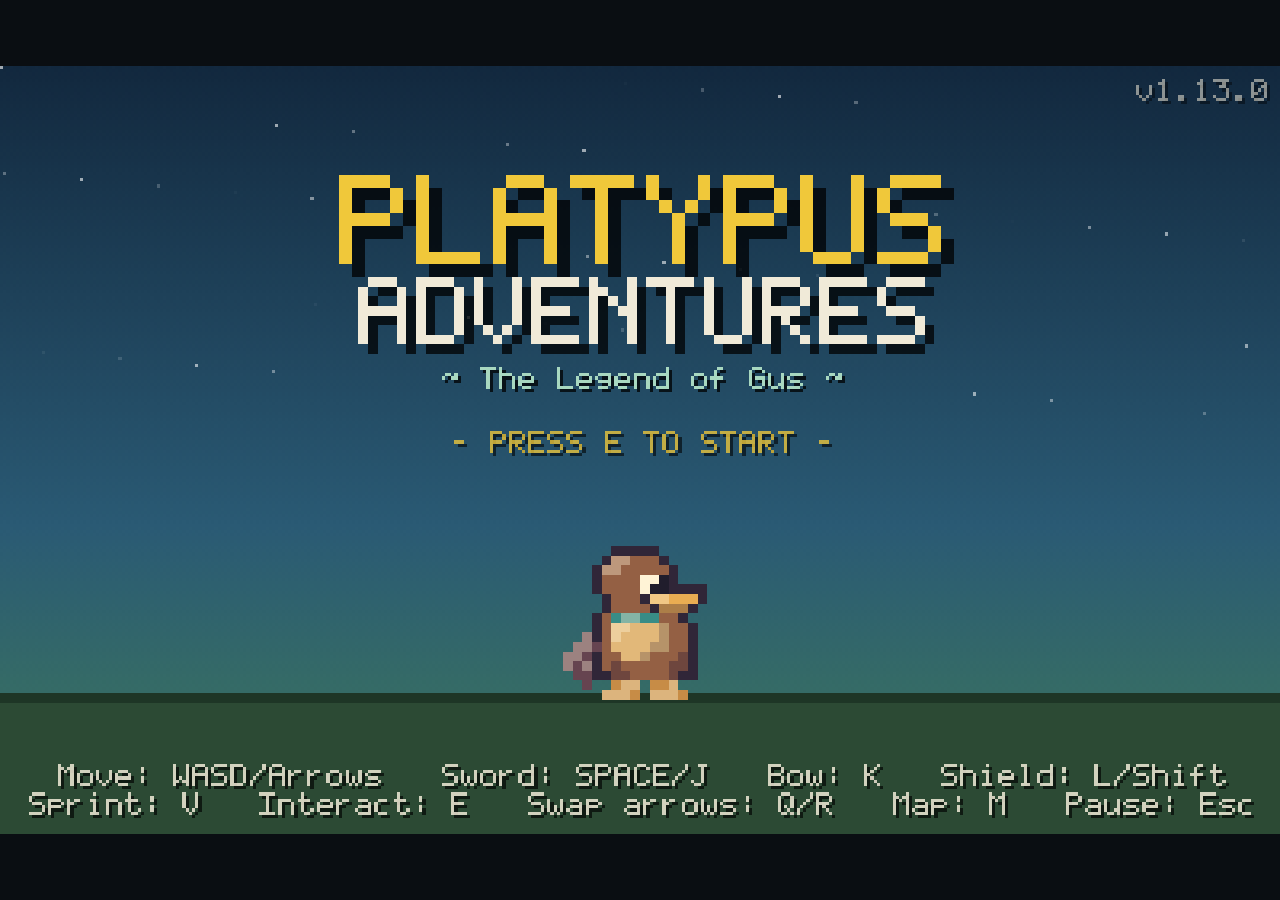
<file: index.html>
<!DOCTYPE html>
<html lang="en">
<head>
  <meta charset="UTF-8">
  <!-- viewport-fit=cover lets us paint under the notch; user-scalable=no kills pinch/double-tap zoom -->
  <meta name="viewport" content="width=device-width, initial-scale=1.0, maximum-scale=1.0, user-scalable=no, viewport-fit=cover">
  <meta name="apple-mobile-web-app-capable" content="yes">
  <meta name="mobile-web-app-capable" content="yes">
  <meta name="apple-mobile-web-app-status-bar-style" content="black-translucent">
  <meta name="apple-mobile-web-app-title" content="Platypus">
  <meta name="theme-color" content="#0a0e12">
  <meta name="description" content="An open-world action adventure starring Gus the Platypus.">
  <title>Platypus Adventures — The Legend of Gus</title>
  <link rel="stylesheet" href="style.css">
  <link rel="icon" href="data:image/svg+xml,<svg xmlns='http://www.w3.org/2000/svg' viewBox='0 0 16 16'><rect width='16' height='16' fill='%232a5a74'/><rect x='4' y='3' width='8' height='8' fill='%238a5a32'/><rect x='10' y='6' width='5' height='3' fill='%23e0a33e'/><rect x='2' y='8' width='3' height='4' fill='%23432b14'/></svg>">
  <link rel="apple-touch-icon" href="data:image/svg+xml,<svg xmlns='http://www.w3.org/2000/svg' viewBox='0 0 16 16'><rect width='16' height='16' fill='%232a5a74'/><rect x='4' y='3' width='8' height='8' fill='%238a5a32'/><rect x='10' y='6' width='5' height='3' fill='%23e0a33e'/><rect x='2' y='8' width='3' height='4' fill='%23432b14'/></svg>">
</head>
<body>
  <canvas id="game" width="400" height="240"></canvas>
  <script type="module" src="js/main.js"></script>
</body>
</html>
</file>
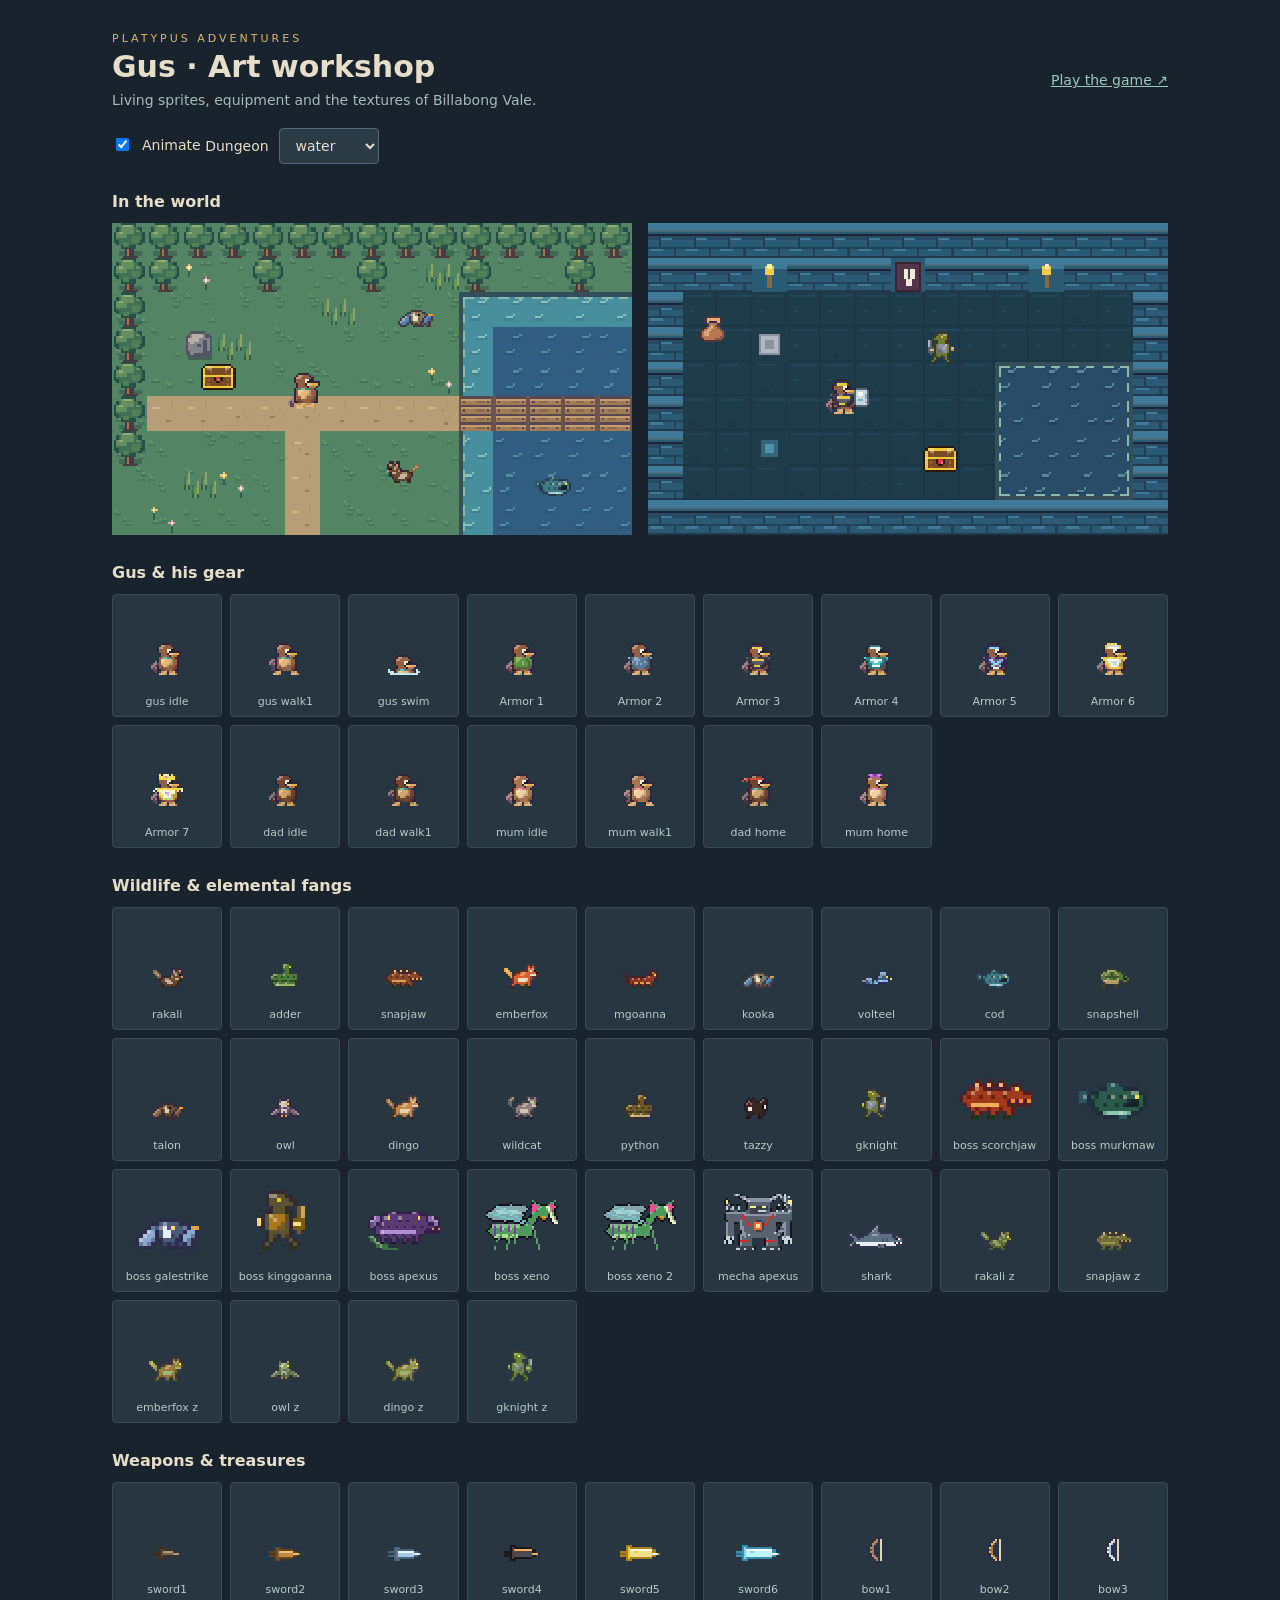
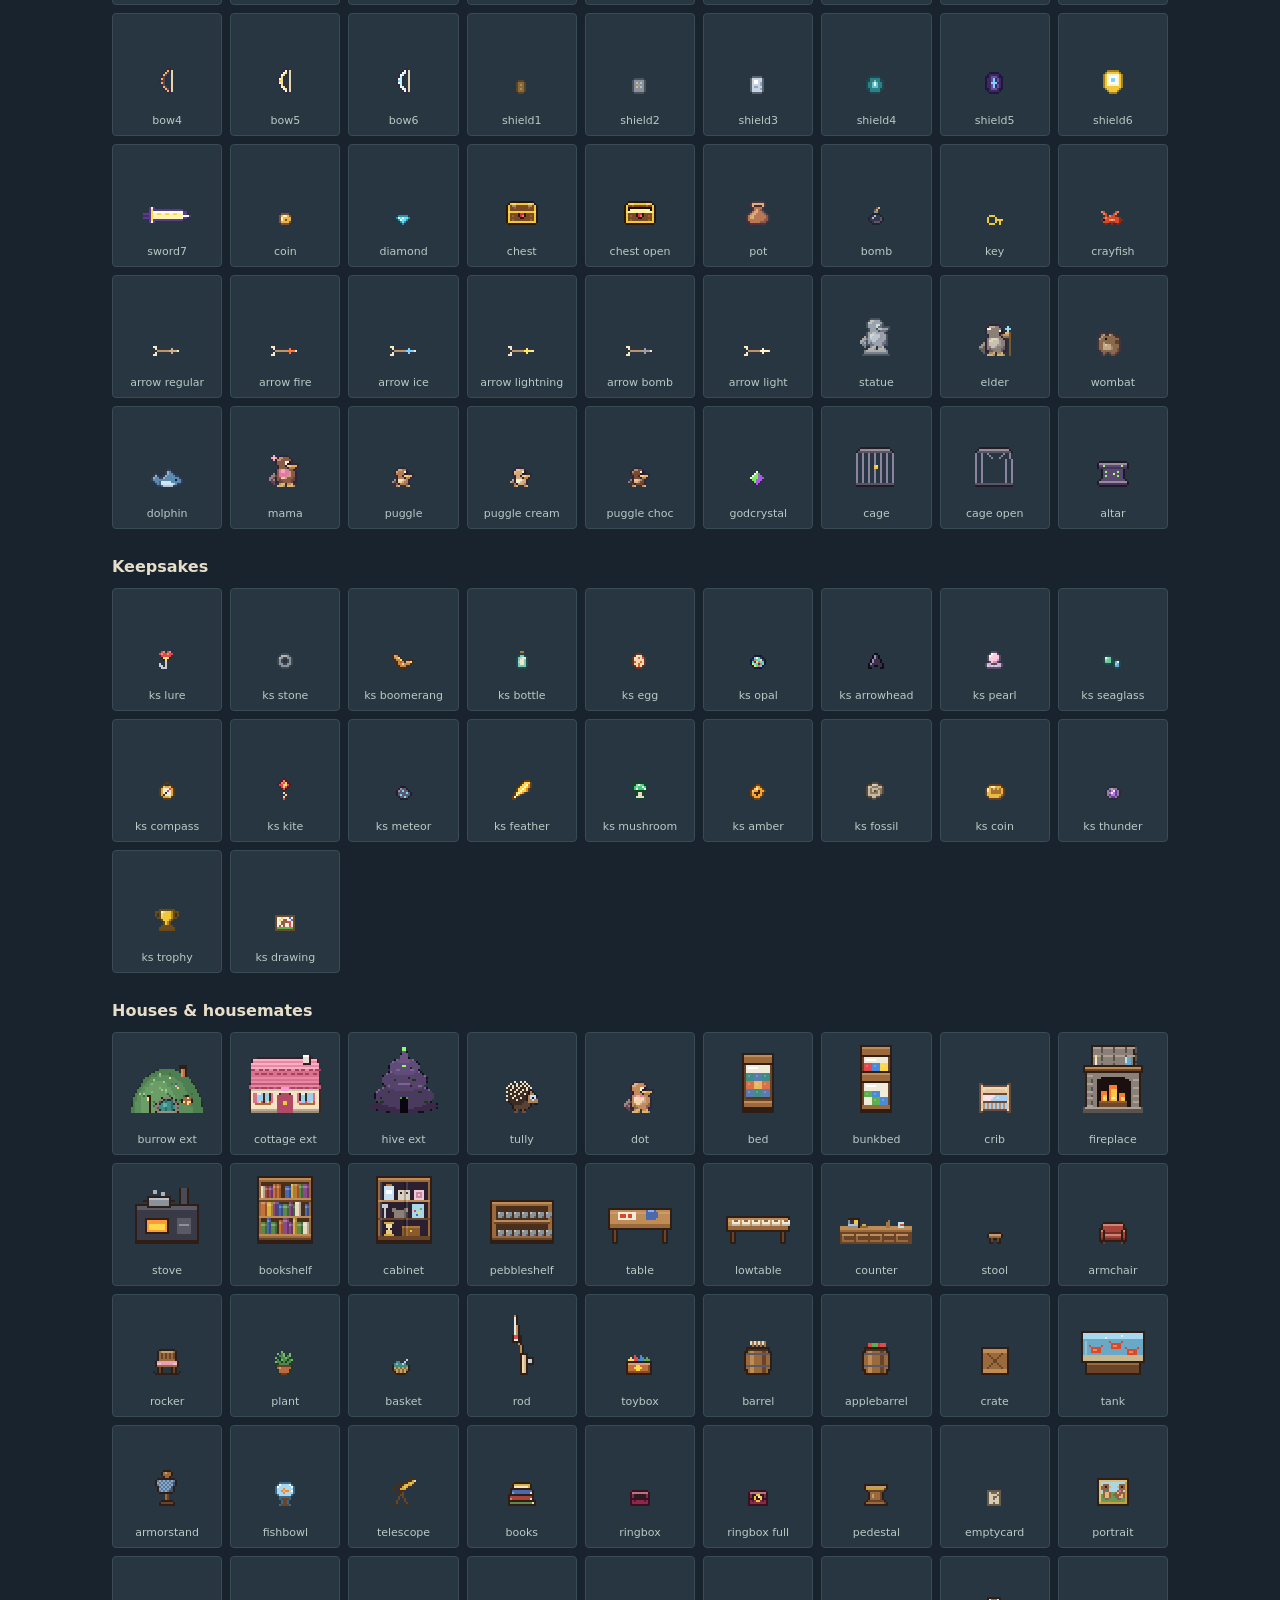
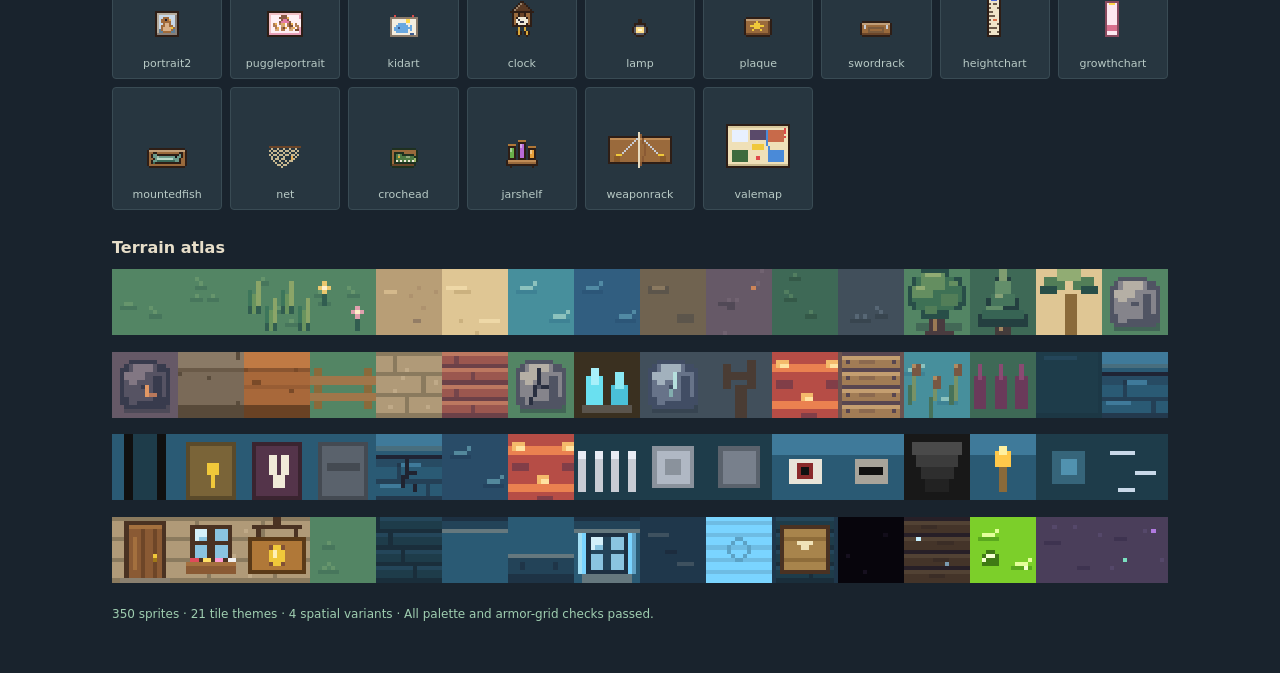
<file: dev/art.html>
<!doctype html>
<html lang="en">
<meta charset="utf-8">
<meta name="viewport" content="width=device-width,initial-scale=1">
<title>Gus · Art workshop</title>
<style>
*{box-sizing:border-box}body{margin:0;background:#19232d;color:#e7dec9;font:14px system-ui,sans-serif}main{max-width:1120px;margin:auto;padding:32px}h1{font-size:30px;margin:4px 0 8px}h2{font-size:16px;margin:28px 0 12px}p{color:#a7bab9;margin:8px 0 20px}.eyebrow{color:#d9b86e;font-size:11px;letter-spacing:3px}a{color:#99c9bd}button,select{font:inherit;color:#e7dec9;background:#2b3b46;border:1px solid #546774;padding:8px 12px;border-radius:4px}header{display:flex;justify-content:space-between;align-items:center;gap:16px}.grid{display:grid;grid-template-columns:repeat(auto-fill,minmax(104px,1fr));gap:8px}.card{background:#273640;text-align:center;padding:12px 4px 8px;border:1px solid #394b54;border-radius:4px}.card canvas{display:block;width:80px;height:80px;margin:auto;image-rendering:pixelated}.card span{display:block;color:#b8cac5;font-size:11px;margin-top:8px}.scene{display:block;width:100%;image-rendering:pixelated;background:#1c2634}#scenes{display:grid;grid-template-columns:1fr 1fr;gap:16px}.tiles{width:100%;image-rendering:pixelated;display:block}#checks{color:#9fceb0;font-size:12px}label{display:inline-flex;gap:10px;align-items:center}@media(max-width:650px){main{padding:16px}header{display:block}#scenes{grid-template-columns:1fr}}
</style>
<main>
<header><div><div class="eyebrow">PLATYPUS ADVENTURES</div><h1>Gus · Art workshop</h1><p>Living sprites, equipment and the textures of Billabong Vale.</p></div><a href="../index.html">Play the game ↗</a></header>
<label><input id="animate" type="checkbox" checked> Animate</label> <label>Dungeon <select id="theme"><option>water</option><option>fire</option><option>air</option><option>earth</option><option>nexus</option><option>arena</option><option>burrow</option><option>cottage</option><option>shop</option><option>home</option><option>curio</option><option>marlo</option></select></label>
<h2>In the world</h2><div id="scenes"><canvas id="vale" class="scene" width="240" height="144"></canvas><canvas id="dungeon" class="scene" width="240" height="144"></canvas></div>
<h2>Gus & his gear</h2><div id="hero" class="grid"></div>
<h2>Wildlife & elemental fangs</h2><div id="enemies" class="grid"></div>
<h2>Weapons & treasures</h2><div id="items" class="grid"></div>
<h2>Keepsakes</h2><div id="keepsakes" class="grid"></div>
<h2>Houses & housemates</h2><div id="houses" class="grid"></div>
<h2>Terrain atlas</h2><canvas id="tiles" class="tiles" width="512" height="160"></canvas>
<p id="checks">Checking art…</p>
</main>
<script type="module" src="./art.js"></script>
</html>
</file>
<file: style.css>
* { margin: 0; padding: 0; box-sizing: border-box; }

html, body {
  height: 100%;
  height: 100dvh;              /* survives mobile browser chrome appearing/disappearing */
  background: #0a0e12;
  overflow: hidden;
  overscroll-behavior: none;   /* no pull-to-refresh, no rubber-band scroll */
  touch-action: none;          /* no pan, pinch-zoom, or double-tap zoom */
  -webkit-user-select: none;
  user-select: none;
  -webkit-touch-callout: none; /* no long-press callout on iOS */
  -webkit-tap-highlight-color: transparent;
}

body {
  display: flex;
  align-items: center;
  justify-content: center;
  /* keep the canvas clear of notches and home indicators */
  padding:
    env(safe-area-inset-top) env(safe-area-inset-right)
    env(safe-area-inset-bottom) env(safe-area-inset-left);
}

canvas {
  display: block;
  image-rendering: pixelated;
  image-rendering: crisp-edges;
  background: #0a0e12;
  touch-action: none;
}
</file>
